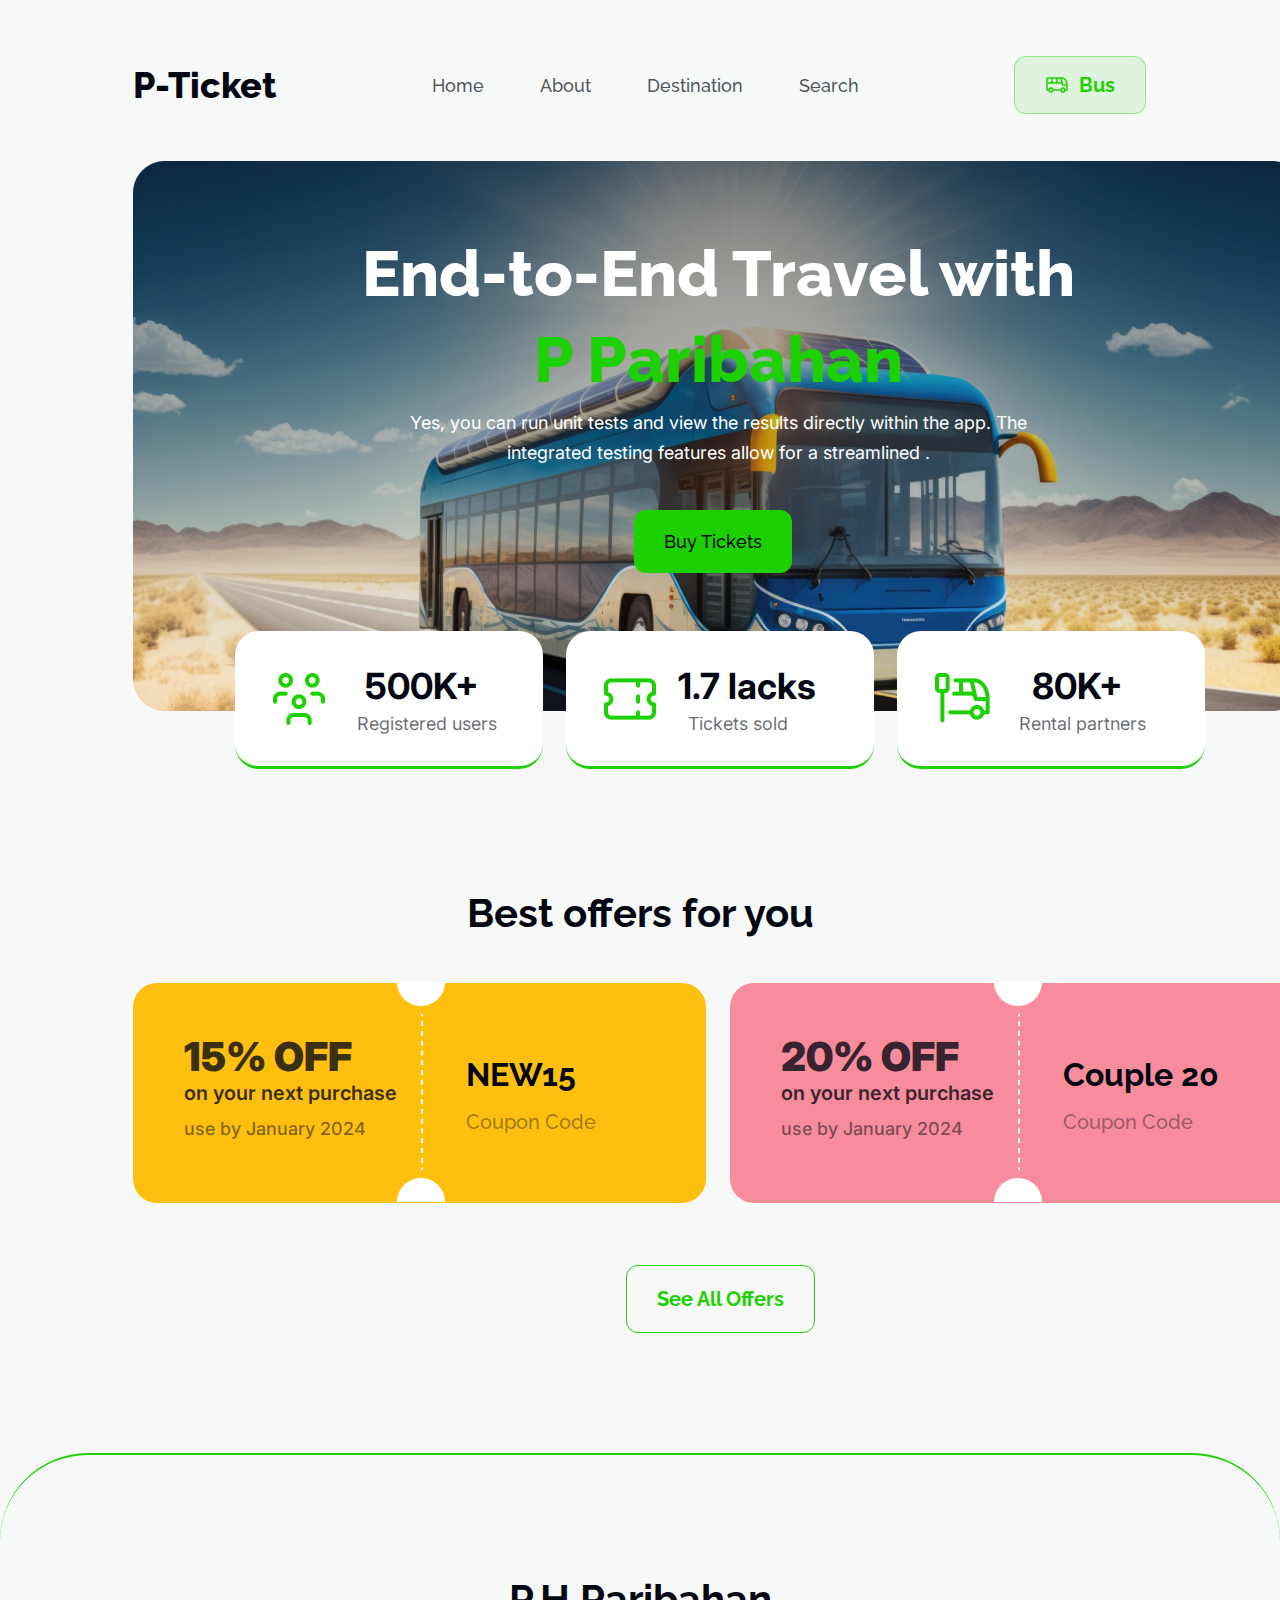
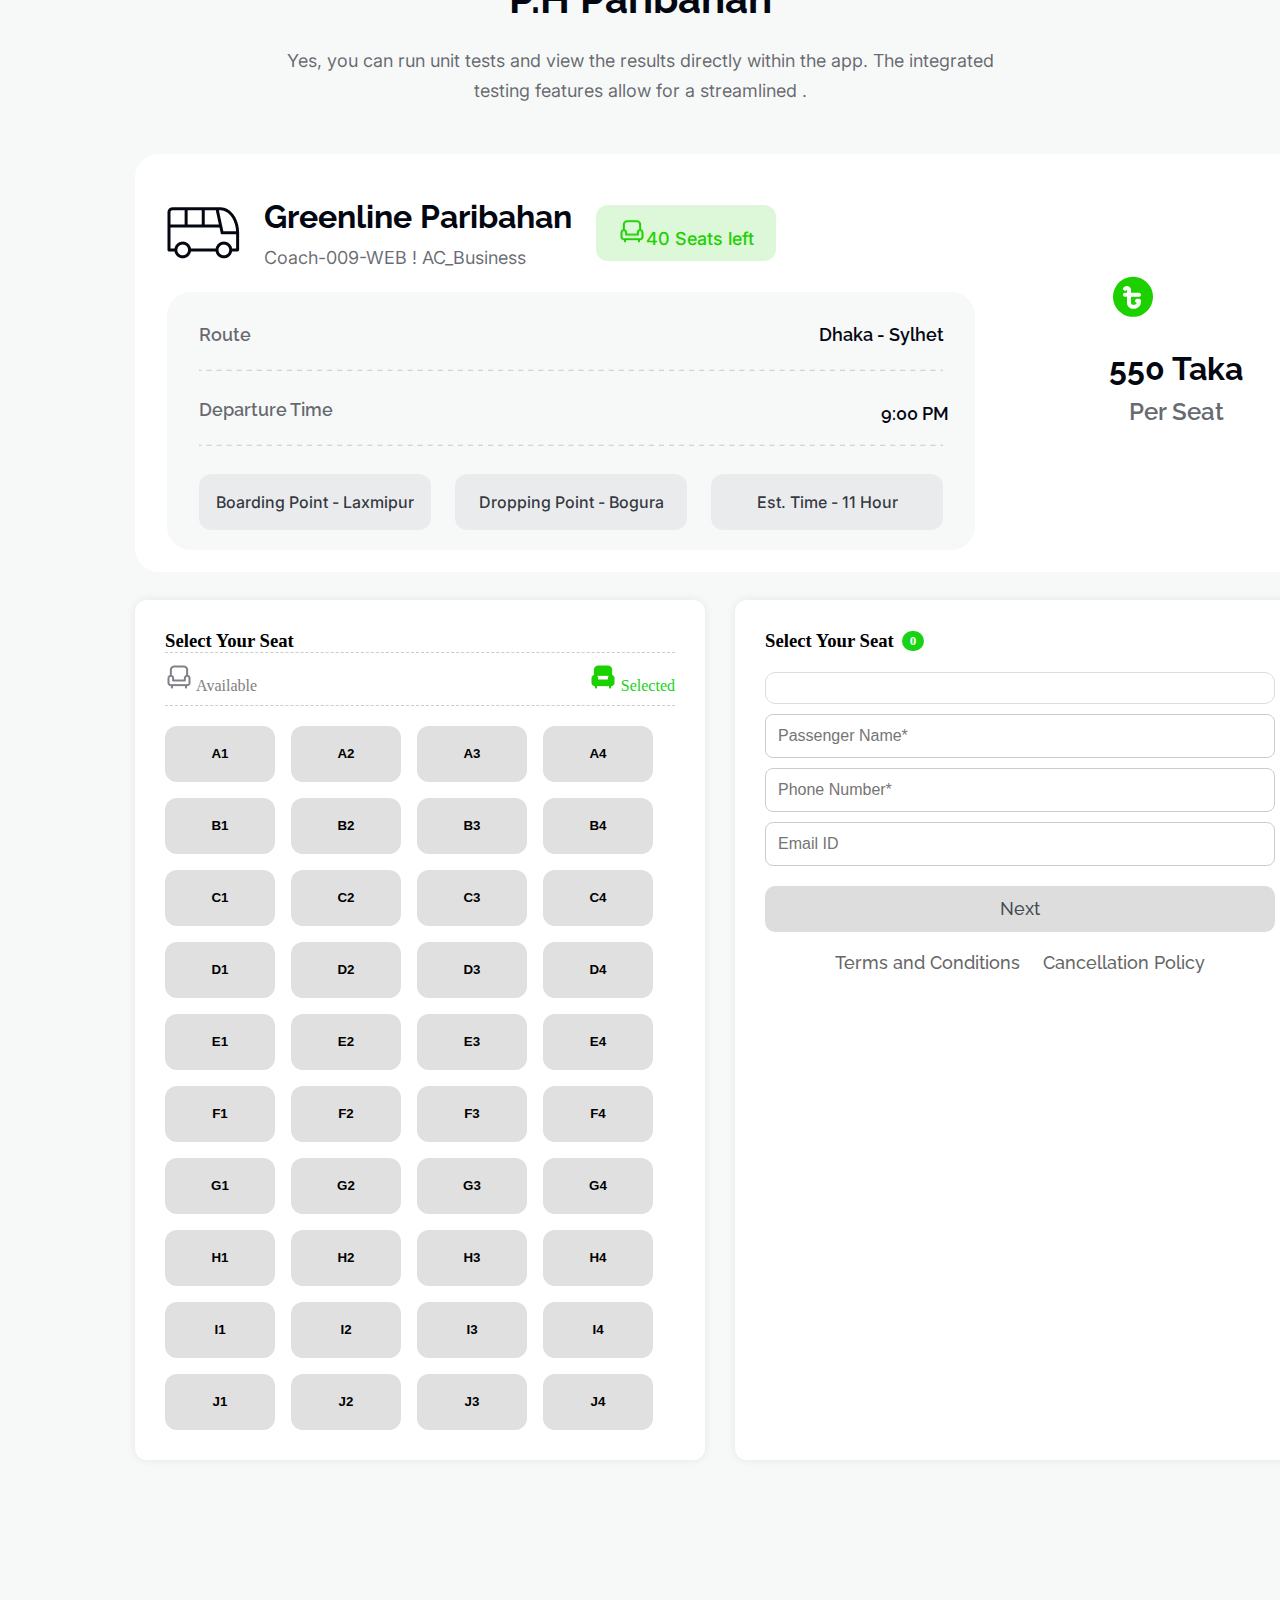
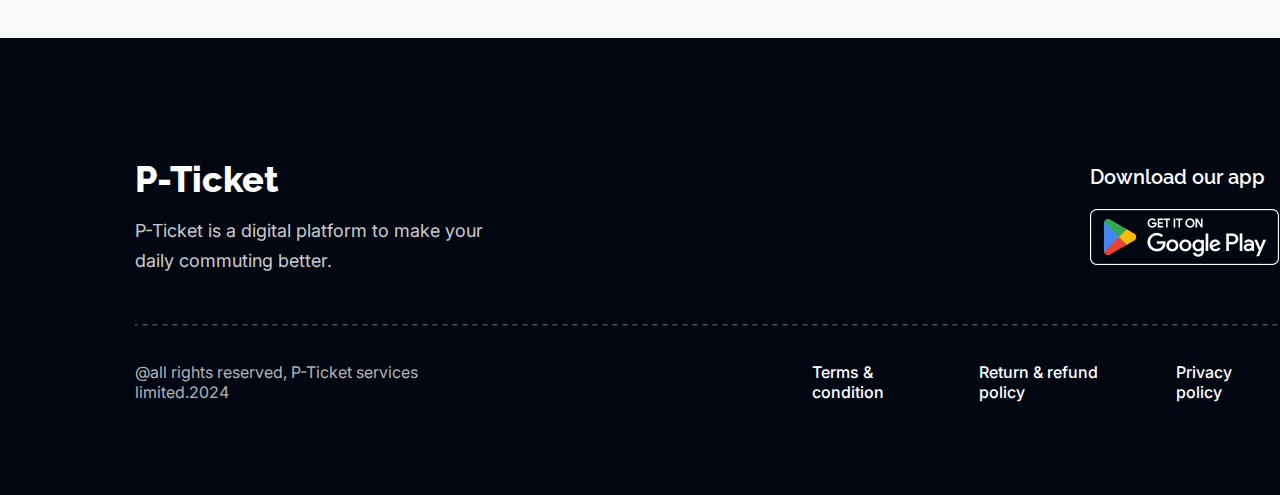
<file: index.html>
<!DOCTYPE html>
<html lang="en">
<head>
    <meta charset="UTF-8">
    <meta name="viewport" content="width=device-width, initial-scale=1.0">
    <title>B9A5 Ticketing Website</title>
    <!-- Link to css -->
     <link rel="stylesheet" href="styles/style.css">
     <!-- google fonts Raleway -->
      <link rel="preconnect" href="https://fonts.googleapis.com">
    <link rel="preconnect" href="https://fonts.gstatic.com" crossorigin>
    <link href="https://fonts.googleapis.com/css2?family=Anton&family=Chivo:ital,wght@0,100..900;1,100..900&family=Poppins:ital,wght@0,100;0,200;0,300;0,400;0,500;0,600;0,700;0,800;0,900;1,100;1,200;1,300;1,400;1,500;1,600;1,700;1,800;1,900&family=Raleway:ital,wght@0,100..900;1,100..900&display=swap" rel="stylesheet">
    <!-- google font inter -->
     <link rel="preconnect" href="https://fonts.googleapis.com">
    <link rel="preconnect" href="https://fonts.gstatic.com" crossorigin>
    <link href="https://fonts.googleapis.com/css2?family=Anton&family=Chivo:ital,wght@0,100..900;1,100..900&family=Inter:ital,opsz,wght@0,14..32,100..900;1,14..32,100..900&family=Poppins:ital,wght@0,100;0,200;0,300;0,400;0,500;0,600;0,700;0,800;0,900;1,100;1,200;1,300;1,400;1,500;1,600;1,700;1,800;1,900&family=Raleway:ital,wght@0,100..900;1,100..900&display=swap" rel="stylesheet">
</head>
<body>
    <!-- header section -->
    <header>
        <div class="container">
            <div class="logo-div">
                <h1 class="logo">P-Ticket</h1>
            </div>
            <div class="nav">
                <nav>
                    <ul>
                        <li><a href="#">Home</a></li>
                        <li><a href="#">About</a></li>
                        <li><a href="#">Destination</a></li>
                        <li><a href="#">Search</a></li>
                    </ul>
                </nav>
            </div>

         

            <div class="button-div">
                <button class="bus"><img src="images/bus-icon.png" class="bus-icon">Bus</button>
            </div>
        </div>

        <div class="contaienr-2">

            <div class="div">
                <h1 class="end">End-to-End Travel with <br>
                   <span class="p-paribahan"> P Paribahan</span></h1>
                <p class="yes">Yes, you can run unit tests and view the results directly within the app. The <br>
                     integrated testing features allow for a streamlined .</p>
                <button class="buy-tickets"><a href="#">Buy Tickets</a></button>
            </div>


        </div>


        <div class="container-3">
            <div class="div1">
                <img src="images/people.png" class="people">
                <div class="flex">
                    <h1 class="text1">500K+</h1>
                    <h1 class="text2">Registered users</h1>
                </div>
            </div>
            <div class="div2">
                <img src="images/ticket-cupon.png" class="people">
                <div class="flex">
                    <h1 class="text1">1.7 lacks</h1>
                    <h1 class="text2">Tickets sold</h1>
                </div>
            </div>
            <div class="div3">
                <img src="images/stoppage.png" class="people">
                <div class="flex">
                    <h1 class="text1">80K+</h1>
                    <h1 class="text2">Rental partners</h1>
                </div>
            </div>
        </div>


    </header>
    <!-- main section -->
    <main>
        <section>
            <h1 class="best">Best offers for you</h1>
            <div class="flex-ticket">
                <div class="ticket1">
                    <div class="one">
                        <h2 class="off">15% OFF</h2>
                        <h2 class="on-your">on your next purchase</h2>
                        <h2 class="use-by">use by January 2024</h2>
                    </div>
                    <div class="two">
                        <img src="images/dot.png" class="info">
                    </div>
                    <div class="three">
                        <h2 class="heading-2">
                         <span class="new"> NEW15</span> <br>
                            Coupon Code
                        </h2>
                    </div>
                </div>
                <div class="ticket2">
               <div class="ticket3">
                    <div class="one">
                        <h2 class="off">20% OFF</h2>
                        <h2 class="on-your">on your next purchase</h2>
                        <h2 class="use-by">use by January 2024</h2>
                    </div>
                    <div class="two">
                        <img src="images/dot.png" class="info">
                    </div>
                    <div class="three">
                        <h2 class="heading-2">
                         <span class="new"> Couple 20</span> <br>
                            Coupon Code
                        </h2>
                    </div>
                </div>
                </div>



            </div>

                <bution class="see-all">See All Offers</bution>
        </section>

        <section class="section">
            <div class="div-main">
                <h1 class="text-heading-1">P.H Paribahan</h1>
                <p class="text-heading-2">Yes, you can run unit tests and view the results directly within the app. The integrated <br>
                     testing features allow for a streamlined .</p>
            </div>
            <div class="container-4">
                
                <div class="flex-container-number">

                     <div class="all">
                         <div class="green-line-paribahan">
                        <div class="green-line">
                            <img src="images/bus-logo.png" class="bus-logo">
                        </div>
                       <div class="div-2">
                         <h1 class="heading222">Greenline Paribahan</h1>
                        <h1 class="heading">Coach-009-WEB ! AC_Business</h1>
                       </div>
                        <button class="set-green"><img src="images/seat-green.png" class="set-gr">40 Seats left</button>
                    </div>

                    <div class="enformation">
                        <div class="one-1">
                            <h1 class="name-1">Route</h1>
                            <h1 class="time">Dhaka - Sylhet</h1>
                        </div>
                        <img src="images/line.png" class="line">
                        <div class="one-2">
                            <h1 class="name-2">Departure Time</h1>
                            <h1 class="time-2">9:00 PM</h1>
                        </div>
                         <img src="images/line.png" class="line">

                        <div class="three-button-flex">
                            <button class="button-number-one">Boarding Point - Laxmipur</button>
                            <button class="button-number-two">Dropping Point - Bogura</button>
                            <button class="button-number-three">Est. Time - 11 Hour</button>
                        </div>


                    </div>


                     </div>

                    <div class="taka-container">
                        <svg xmlns="http://www.w3.org/2000/svg" width="48" height="49" viewBox="0 0 48 49" fill="none">
                        <path d="M34 7.48936C37.0404 9.24473 39.5652 11.7695 41.3205 14.8099C43.0759 17.8503 44 21.2992 44 24.81C44 28.3207 43.0758 31.7696 41.3204 34.81C39.565 37.8504 37.0402 40.3752 33.9998 42.1305C30.9594 43.8858 27.5104 44.8099 23.9997 44.8099C20.4889 44.8098 17.04 43.8856 13.9997 42.1302C10.9593 40.3747 8.43458 37.8499 6.67927 34.8095C4.92396 31.769 3.99991 28.3201 4 24.8094L4.01 24.1614C4.12201 20.7073 5.1271 17.3413 6.92728 14.3913C8.72746 11.4414 11.2613 9.00826 14.2818 7.32912C17.3023 5.64998 20.7063 4.78215 24.162 4.81023C27.6177 4.83831 31.0072 5.76135 34 7.48936ZM21.578 16.2574C21.1038 15.3084 20.272 14.5868 19.2657 14.2511C18.2594 13.9154 17.1609 13.9932 16.212 14.4674L15.106 15.0214C14.6485 15.268 14.3051 15.6831 14.1484 16.1787C13.9917 16.6742 14.034 17.2113 14.2664 17.6761C14.4989 18.141 14.9031 18.4971 15.3936 18.6691C15.884 18.841 16.4222 18.8153 16.894 18.5974L18 18.0454L17.998 20.8094H16C15.5101 20.8094 15.0373 20.9893 14.6713 21.3148C14.3052 21.6403 14.0713 22.0889 14.014 22.5754L14 22.8094C14 23.3398 14.2107 23.8485 14.5858 24.2236C14.9609 24.5986 15.4696 24.8094 16 24.8094H17.998L18 30.8094C17.9999 32.3398 18.5846 33.8124 19.6346 34.9259C20.6845 36.0394 22.1202 36.7096 23.648 36.7994L24 36.8094H25C26.8565 36.8094 28.637 36.0719 29.9497 34.7591C31.2625 33.4464 32 31.6659 32 29.8094V28.8094C32 28.2789 31.7893 27.7702 31.4142 27.3951C31.0391 27.0201 30.5304 26.8094 30 26.8094H28C27.4696 26.8094 26.9609 27.0201 26.5858 27.3951C26.2107 27.7702 26 28.2789 26 28.8094L26.014 29.0434C26.0666 29.4898 26.2682 29.9055 26.586 30.2233C26.9039 30.5412 27.3196 30.7427 27.766 30.7954L27.83 30.7994L27.79 30.9134C27.5686 31.4727 27.1842 31.9525 26.6867 32.2906C26.1892 32.6287 25.6015 32.8095 25 32.8094H24C23.4696 32.8094 22.9609 32.5986 22.5858 32.2236C22.2107 31.8485 22 31.3398 22 30.8094L21.998 24.8094H30C30.4899 24.8093 30.9627 24.6294 31.3287 24.3039C31.6948 23.9784 31.9287 23.5299 31.986 23.0434L32 22.8094C32 22.2789 31.7893 21.7702 31.4142 21.3951C31.0391 21.0201 30.5304 20.8094 30 20.8094H21.998L22 18.0454C22 17.5493 21.9078 17.0576 21.728 16.5954L21.578 16.2574Z" fill="#1DD100"/>
                        </svg>

                        <h1 class="taka-seat">550 Taka <br>
                        <span class="per-seat">Per Seat</span></h1>

                    </div>

                </div>
                <div class="content-1">

                    <div class="container-6">
  <!-- Seat Section -->
  <div class="seat-area">
    <h3>Select Your Seat</h3>
    <div style="border-top: 1px dashed #ccc; border-bottom: 1px dashed #ccc; padding: 10px 0; display: flex; justify-content: space-between;">
      <div><span style="color: gray;"><img src="images/seat-gray.png" alt=""> Available</span></div>
      <div><span style="color: #16d316;"><img src="images/seat-green-filled.png" alt=""> Selected</span></div>
    </div>

    <div class="seat-grid" id="seatGrid"></div>
  </div>

  <!-- Form Section -->
  <div class="form-area">
    <h3>Select Your Seat <span class="badge" id="seatCountBadge">0</span></h3>

    <div class="seat-summary" id="seatSummary"></div>

    <input type="text" id="name" placeholder="Passenger Name*" required>
    <input type="text" id="phone" placeholder="Phone Number*" required>
    <input type="email" id="email" placeholder="Email ID">

    <button class="next-btn" id="nextBtn"><a href="http://127.0.0.1:5500/success.html" target="_blank">Next</a></button>

    <div class="footer-links">
      <a href="#">Terms and Conditions</a>
      <a href="#">Cancellation Policy</a>
    </div>
  </div>
</div>

                </div>
        </section>

    </main>
    <!-- footer section -->
    <footer>
        <div class="footer-container-flex">
            <div class="one-fooetr">
                <h1 class="heading-footer123">P-Ticket</h1>
                <h1 class="text-fooetr">P-Ticket is a digital platform to make your <br>
                     daily commuting better.</h1>
            </div>
            <div class="two-fooetr">
                <h2 class="download-our-app">Download our app</h2>
                <img src="images/play-store.png" class="play">
            </div>
        </div>

        <img src="images/Line 1.png" class="line-one">


            <div class="flex-heading-text-footer">
                <h1 class="all-rigth">@all rights reserved, P-Ticket services limited.2024</h1>
                <div class="fooetr-flex">
                    <h1 class="one-two1">Terms & condition</h1>
                    <h1 class="one-two1">Return & refund policy</h1>
                    <h1 class="one-two1">Privacy policy</h1>
                </div>
            </div>

    </footer>


    <script src="scripts/script.js"></script>
</body>
</html>
</file>
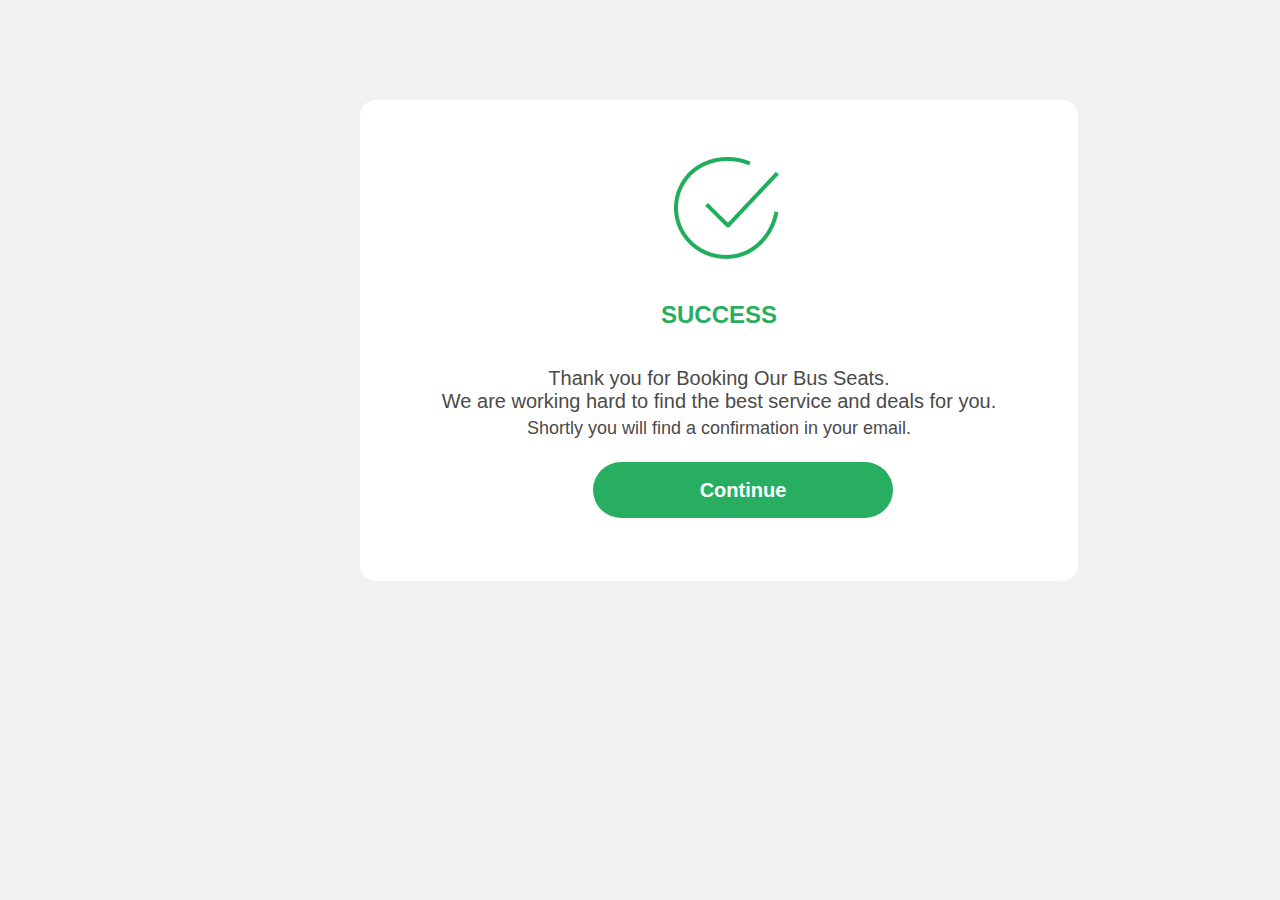
<file: success.html>
<!DOCTYPE html>
<html lang="en">
<head>
    <meta charset="UTF-8">
    <meta name="viewport" content="width=device-width, initial-scale=1.0">
    <title>SUCCESS</title>
    <style>
        *{
            margin: 0;
            padding: 0;
        }

        body{
            background: #F2F1F1;
        }


        .div{
            width: 718px;
            height: 481px;
            flex-shrink: 0;
            border-radius: 16px;
            background: #FFF;
            margin-left: 360px;
            margin-top: 100px;
        }


        .success{
            margin-top: 57px;
            margin-left: 314px;
        }


        .SUCCESS-1{
            margin-top: 38px;
            color: #27AE60;
    text-align: center;
    font-family: 'Roboto', sans-serif;
    font-size: 24px;
    font-style: normal;
    font-weight: 700;
    line-height: normal;
        }


        span{
            color: #4A4A4A;
font-family: 'Roboto', sans-serif;
font-size: 18px;
font-style: normal;
font-weight: 300;
line-height: 167.188%;
        }


        p{
            color: #4A4A4A;
    text-align: center;
    font-family: 'Roboto', sans-serif;
    font-size: 20px;
    font-style: normal;
    font-weight: 500;
    line-height: normal;
    margin-top: 38px;
        }

        button{
            width: 300px;
    height: 55.988px;
    flex-shrink: 0;
    border-radius: 32px;
    background: #27AE60;
    color: #FFF;
font-family: 'Roboto', sans-serif;
font-size: 20px;
font-style: normal;
font-weight: 600;
line-height: normal;
border: none;
margin-top: 19px;
margin-left: 233px;
        }
        
    </style>
</head>
<body>
    <div class="div">
        <img src="images/success.png" class="success">
        <h1 class="SUCCESS-1">SUCCESS</h1>
        <p>Thank you for Booking Our Bus Seats.  <br>
We are working hard to find the best service and deals for you.  <br>
<span>Shortly you will find a confirmation in your email.</span></p>

<button>Continue</button>
    </div>
</body>
</html>
</file>
<file: styles/style.css>
*{
    margin: 0;
    padding: 0;
    box-sizing: border-box;
}

body{
    background-color: #F7F8F8;
}

.container{
    margin: 56px 134px 0 133px;
    display: flex;
    align-items: center;
    justify-content: space-between;
}



.logo{
    color: #030712;
    text-align: center;
    font-family: 'Raleway', sans-serif;
    font-size: 36px;
    font-style: normal;
    font-weight: 800;
    line-height: normal;
}



ul{
    display: flex;
    align-items: center;
    gap: 56px;
}


li{
    list-style: none;
}


a{
    text-decoration: none;
    color: rgba(3, 7, 18, 0.70);
    text-align: center;
    font-family: 'Raleway', sans-serif;
    font-size: 18px;
    font-style: normal;
    font-weight: 500;
    line-height: normal;
}
a:hover{
    text-decoration: none;
    color: #1DD100;
    text-align: center;
    font-family: 'Raleway', sans-serif;
    font-size: 18px;
    font-style: normal;
    font-weight: 500;
    line-height: normal;
}




.bus{
    display: inline-flex;
    padding: 16px 30px;
    justify-content: center;
    align-items: center;
    gap: 10px;
    border-radius: 12px;
    border: 1px solid rgba(29, 209, 0, 0.40);
    background: rgba(29, 209, 0, 0.10);
    color: #1DD100;
    text-align: center;
    font-family: 'Raleway', sans-serif;
    font-size: 20px;
    font-style: normal;
    font-weight: 700;
    line-height: normal;
}


/*  */


.contaienr-2{
    background-image: url('/images/banner.png');
    background-repeat: no-repeat;
    background-size: cover;
    width: 1171px;
    height: 550px;
    flex-shrink: 0;
    margin-top: 47px;
    margin-left: 133px;
}


.end{
    padding-top: 70px;
    color: #FFF;
    text-align: center;
    font-family: 'Raleway', sans-serif;
    font-size: 64px;
    font-style: normal;
    font-weight: 800;
    line-height: 86px; /* 134.375% */
}


.p-paribahan{
    color: #1DD100;
    font-family: 'Raleway', sans-serif;
    font-size: 64px;
    font-style: normal;
    font-weight: 800;
    line-height: 86px;
}


.yes{
    color: #FFF;
    text-align: center;
    font-feature-settings: 'liga' off, 'clig' off;
    font-family: 'Inter', sans-serif;
    font-size: 18px;
    font-style: normal;
    font-weight: 400;
    line-height: 30px; /* 166.667% */
    padding-top: 5px;
}


.buy-tickets{
    margin-left: 501px;
    margin-top: 42px;
    display: inline-flex;
    padding: 21px 30px;
    justify-content: center;
    align-items: center;
    gap: 10px;
    border-radius: 12px;
    background: #1DD100;
    color: #030712;
    text-align: center;
    font-family: 'Raleway', sans-serif;
    font-size: 20px;
    font-style: normal;
    font-weight: 700;
    line-height: normal;
    border: none;
    text-decoration: none;
    list-style: none;
}
.buy-tickets a{
    text-decoration: none;
    list-style: none;
    color: #030712;
}

.container-3{
    display: flex;
    align-items: center;
    gap: 23px;
    margin-left: 235px;
    margin-top: -80px;
}


.div1{
    width: 308px;
    height: 138px;
    flex-shrink: 0;
    border-radius: 24px;
    border-bottom: 3px solid #1DD100;
    background: #FFF;
    display: flex;
    align-items: center;
    gap: 16px;
}
.div2{
    width: 308px;
    height: 138px;
    flex-shrink: 0;
    border-radius: 24px;
    border-bottom: 3px solid #1DD100;
    background: #FFF;
        display: flex;
    align-items: center;
    gap: 16px;
}
.div3{
    width: 308px;
    height: 138px;
    flex-shrink: 0;
    border-radius: 24px;
    border-bottom: 3px solid #1DD100;
    background: #FFF;
    display: flex;
    align-items: center;
    gap: 16px;
}


.people{
    margin-left: 32px;
}


.text1{
    color: #030712;
    text-align: center;
    font-feature-settings: 'liga' off, 'clig' off;
    font-family: 'Inter', sans-serif;
    font-size: 36px;
    font-style: normal;
    font-weight: 700;
    line-height: normal;
}


.text2{
    color: rgba(3, 7, 18, 0.60);
    font-feature-settings: 'liga' off, 'clig' off;
    font-family: 'Inter', sans-serif;
    font-size: 18px;
    font-style: normal;
    font-weight: 400;
    line-height: normal;
    margin-top: 5px;
    margin-left: 10px;
}

/* main section */


.flex-ticket{
    display: flex;
    align-items: center;

}

.best{
    margin-top: 120px;
    color: #030712;
    text-align: center;
    font-family: 'Raleway', sans-serif;
    font-size: 40px;
    font-style: normal;
    font-weight: 700;
    line-height: normal;
}


.ticket1{
    display: flex;
    align-items: center;
    width: 573px;
    height: 220px;
    flex-shrink: 0;
    border-radius: 24px;
    background: #FFBF0F;
    margin-left: 133px;
    margin-top: 47px;
}

.ticket3{
    display: flex;
    align-items: center;
    width: 573px;
    height: 220px;
    flex-shrink: 0;
    border-radius: 24px;
    background: #F78C9C;
    margin-left: 24px;
    margin-top: 47px;
}


.info{
    width: 48px;
    height: 220px;
    flex-shrink: 0;
    margin-top: 2px;
}



.off{
    color: rgba(3, 7, 18, 0.80);
    font-feature-settings: 'liga' off, 'clig' off;
    font-family: 'Inter', sans-serif;
    font-size: 40px;
    font-style: normal;
    font-weight: 900;
    line-height: 36px; /* 90% */
    margin-left: 51px;
}


.on-your{
    color: rgba(3, 7, 18, 0.80);
    font-feature-settings: 'liga' off, 'clig' off;
    font-family: 'Inter', sans-serif;
    font-size: 20px;
    font-style: normal;
    font-weight: 600;
    line-height: 36px;
    margin-left: 51px;
}



.use-by{
    color: rgba(3, 7, 18, 0.50);
    font-feature-settings: 'liga' off, 'clig' off;
    font-family: 'Inter', sans-serif;
    font-size: 18px;
    font-style: normal;
    font-weight: 500;
    line-height: 36px;
    margin-left: 51px;
}


.heading-2{
    color: rgba(3, 7, 18, 0.40);
    font-family: 'Raleway',sans-serif;
    font-size: 20px;
    font-style: normal;
    font-weight: 500;
    line-height: 180%;
    margin-left: 21px;
}


.new{
    color: #030712;
    text-align: center;
    font-family: 'Raleway', sans-serif;
    font-size: 32px;
    font-style: normal;
    font-weight: 700;
    line-height: 180%; /* 57.6px */
}


.see-all{
    display: inline-flex;
    padding: 21px 30px;
    justify-content: center;
    align-items: center;
    gap: 10px;
    border-radius: 12px;
    border: 1px solid #1DD100;
    margin-top: 62px;
    color: #1DD100;
    text-align: center;
    font-family: 'Raleway', sans-serif;
    font-size: 20px;
    font-style: normal;
    font-weight: 700;
    line-height: normal;
    margin-left:  626px;
}


.see-all:hover{
    display: inline-flex;
    padding: 21px 30px;
    justify-content: center;
    align-items: center;
    gap: 10px;
    border-radius: 12px;
    margin-top: 62px;
    border: 1px solid #1DD100;
    background-color: #1DD100;
    color: #ffffff;
    text-align: center;
    font-family: 'Raleway', sans-serif;
    font-size: 20px;
    font-style: normal;
    font-weight: 700;
    line-height: normal;
    margin-left: 626px;
}


/* section 4 */


.section{
    margin-top: 120px;
    height: 1665px;
    flex-shrink: 0;
    border-radius: 88px 88px 0px 0px;
    border-top: 2px solid #1DD100;
    background: #F7F8F8;
}



.text-heading-1{
    margin-top: 120px;
    color: #030712;
    text-align: center;
    font-family: 'Raleway', sans-serif;
    font-size: 40px;
    font-style: normal;
    font-weight: 700;
    line-height: normal;
}



.text-heading-2{
    margin-top: 24px;
    color: rgba(3, 7, 18, 0.60);
    text-align: center;
    font-feature-settings: 'liga' off, 'clig' off;
    font-family: 'Inter', sans-serif;
    font-size: 18px;
    font-style: normal;
    font-weight: 400;
    line-height: 30px; /* 166.667% */
}



.container-4{
    width: 1170px;
    height: 418px;
    flex-shrink: 0;
    border-radius: 24px;
    background: #FFF;
    margin-left: 135px;
    margin-top: 47.81px;
}


.green-line-paribahan{
    display: flex;
    align-items: center;
    gap: 24px;
}


.green-line{
    margin-left: 32px;
    margin-top: 44px;
    display: flex;
    align-items: center;
}


.div-2{
    margin-top: 44px;
}



.heading222{
    color: #030712;
    text-align: center;
    font-family: 'Raleway', sans-serif;
    font-size: 32px;
    font-style: normal;
    font-weight: 700;
    line-height: normal;
}


.heading{
    margin-top: 12px;
    color: rgba(3, 7, 18, 0.60);
    font-feature-settings: 'liga' off, 'clig' off;
    font-family: 'Inter', sans-serif;
    font-size: 18px;
    font-style: normal;
    font-weight: 400;
    line-height: normal;
}


.set-green{
    width: 180px;
    height: 56px;
    flex-shrink: 0;
    border-radius: 12px;
    background: rgba(29, 209, 0, 0.15); 
    color: #1DD100;
    font-feature-settings: 'liga' off, 'clig' off;
    font-family: 'Inter', sans-serif;
    font-size: 18px;
    font-style: normal;
    font-weight: 500;
    line-height: normal;
    align-items: center;
    border: none;
    margin-top: 44px;
}





.set-gr{
    width: 28px;
height: 28px;
flex-shrink: 0;
}




.enformation{
    width: 808px;
    height: 258px;
    flex-shrink: 0;
    border-radius: 24px;
    background: #F7F8F8;
    margin-left: 32px;
    margin-top: 24px;
}


.one-1{
    display: flex;
    align-items: center;
    gap: 568px;
}

.name-1{
     margin-top: 32px;
     margin-left: 32px;
     color: rgba(3, 7, 18, 0.60);
    font-family: 'Raleway',sans-serif;
    font-size: 18px;
    font-style: normal;
    font-weight: 600;
    line-height: normal;
}

.time{
    color: #030712;
    font-family: 'Raleway', sans-serif;
    font-size: 18px;
    font-style: normal;
    font-weight: 600;
    line-height: normal;
    margin-bottom: -32px;
}
.name-2{
     margin-top: 24px;
     margin-left: 32px;
     color: rgba(3, 7, 18, 0.60);
    font-family: 'Raleway', sans-serif;
    font-size: 18px;
    font-style: normal;
    font-weight: 600;
    line-height: normal;
}

.time-2{
    color: #030712;
    font-family: 'Raleway', sans-serif;
    font-size: 18px;
    font-style: normal;
    font-weight: 600;
    line-height: normal;
    margin-bottom: -32px;
}


.one-2{
   display: flex;
    align-items: center;
    gap: 548px;
}

.line{
    margin-left: 32px;
    margin-top: 24px;
}



.three-button-flex{
    display: flex;
    align-items: center;
    margin-left: 32px;
    margin-top: 24px;
    gap: 24px;
}



.button-number-one{
    width: 232px;
    height: 56px;
    flex-shrink: 0;
    border-radius: 12px;
    background: rgba(3, 7, 18, 0.05);
    color: rgba(3, 7, 18, 0.80);
    font-feature-settings: 'liga' off, 'clig' off;
    font-family: 'Inter', sans-serif;
    font-size: 16px;
    font-style: normal;
    font-weight: 500;
    line-height: normal;
    border: none;

}


.button-number-two{
    width: 232px;
    height: 56px;
    flex-shrink: 0;
    border-radius: 12px;
    background: rgba(3, 7, 18, 0.05);
    color: rgba(3, 7, 18, 0.80);
    font-feature-settings: 'liga' off, 'clig' off;
    font-family: 'Inter', sans-serif;
    font-size: 16px;
    font-style: normal;
    font-weight: 500;
    line-height: normal;
    border: none;
}



.button-number-three{
    width: 232px;
    height: 56px;
    flex-shrink: 0;
    border-radius: 12px;
    background: rgba(3, 7, 18, 0.05);
    color: rgba(3, 7, 18, 0.80);
    font-feature-settings: 'liga' off, 'clig' off;
    font-family: 'Inter', sans-serif;
    font-size: 16px;
    font-style: normal;
    font-weight: 500;
    line-height: normal;
    border: none;
}


.flex-container-number{
    display: flex;
    align-items: center;
    gap: 134px;
}


.taka-seat{
    margin-top: 24px;
    color: #030712;
    text-align: center;
    font-family: 'Raleway', sans-serif;
    font-size: 32px;
    font-style: normal;
    font-weight: 700;
    line-height: 40px; /* 125% */
}


.per-seat{
    color: #686A71;
    font-family: 'Raleway', sans-serif;
    font-size: 24px;
    font-style: normal;
    font-weight: 600;
    line-height: 40px;
}
/*  */
   .container-6 {
      display: flex;
      gap: 30px;
      margin-top: 50px;
    }

    .seat-area, .form-area {
      background: #fff;
      border-radius: 12px;
      padding: 30px;
      box-shadow: 0 0 10px rgba(0,0,0,0.08);
      flex: 1;
    }

    .seat-grid {
      display: grid;
      grid-template-columns: repeat(4, 110px);
      grid-gap: 16px;
      margin-top: 20px;
    }

    .seat {
      width: 110px;
      height: 56px;
      border-radius: 12px;
      border: none;
      background: #e0e0e0;
      color: #000;
      font-weight: bold;
      cursor: pointer;
    }

    .seat.selected {
      background: #16d316;
      color: #fff;
    }

    .form-area h3 {
      display: flex;
      align-items: center;
      gap: 8px;
    }

    .badge {
      font-size: 13px;
      background: #16d316;
      color: white;
      padding: 2px 8px;
      border-radius: 12px;
    }

    .seat-summary {
      margin-top: 20px;
      border: 1px solid #ddd;
      border-radius: 10px;
      padding: 15px;
    }

    .summary-line {
      display: flex;
      justify-content: space-between;
      margin: 5px 0;
    }

    input, .coupon-section {
      width: 100%;
      margin-top: 10px;
      padding: 12px;
      border: 1px solid #ccc;
      border-radius: 8px;
      font-size: 16px;
    }

    .apply-btn {
      background: #16d316;
      color: white;
      padding: 10px 20px;
      border: none;
      border-radius: 8px;
      cursor: pointer;
      margin-top: 10px;
    }

    .next-btn {
      margin-top: 20px;
      background: #ddd;
      color: white;
      font-size: 18px;
      padding: 12px;
      border: none;
      border-radius: 10px;
      width: 100%;
      cursor: not-allowed;
    }

    .next-btn.active {
      background: #16d316;
      cursor: pointer;
    }

    .footer-links {
      margin-top: 20px;
      text-align: center;
      font-size: 14px;
    }

    .footer-links a {
      color: #666;
      margin: 0 10px;
      text-decoration: none;
    }



/* footer */


footer{
    height: 457px;
    flex-shrink: 0;
    background: #030712;
}



.footer-container-flex{
    display: flex;
    align-items: center;
    gap: 607px;
    margin-top: 120px;
    padding-left: 135px;
}


.heading-footer123{
        margin-top: 120px;
    color: #FFF;
    font-family: 'Raleway', sans-serif;
    font-size: 36px;
    font-style: normal;
    font-weight: 800;
    line-height: normal;
}


.text-fooetr{
    margin-top: 16px;
    color: rgba(255, 255, 255, 0.80);
    font-feature-settings: 'liga' off, 'clig' off;
    font-family: 'Inter', sans-serif;
    font-size: 18px;
    font-style: normal;
    font-weight: 400;
    line-height: 30px; /* 166.667% */
}   


.download-our-app{
    color: #FFF;
    font-family: Raleway;
    font-size: 20px;
    font-style: normal;
    font-weight: 600;
    line-height: normal;
    margin-top: 120px;
}


.play{
    margin-top: 20px;
}


.line-one{
    margin-left: 135px;
    margin-top: 48px;
}


.flex-heading-text-footer{
    display: flex;
    align-items: center;
    margin-left: 135px;
    gap: 303px;
    margin-top: 32px;
}


.all-rigth{
    color: rgba(255, 255, 255, 0.70);
    font-feature-settings: 'liga' off, 'clig' off;
    font-family: 'Inter', sans-serif;
    font-size: 16px;
    font-style: normal;
    font-weight: 400;
    line-height: normal;
}



.fooetr-flex{
    display: flex;
    align-items: center;
    gap: 32px;
}

.one-two1{
    color: #FFF;
    font-feature-settings: 'liga' off, 'clig' off;
    font-family: 'Inter', sans-serif;
    font-size: 16px;
    font-style: normal;
    font-weight: 500;
    line-height: normal;
}
</file>
